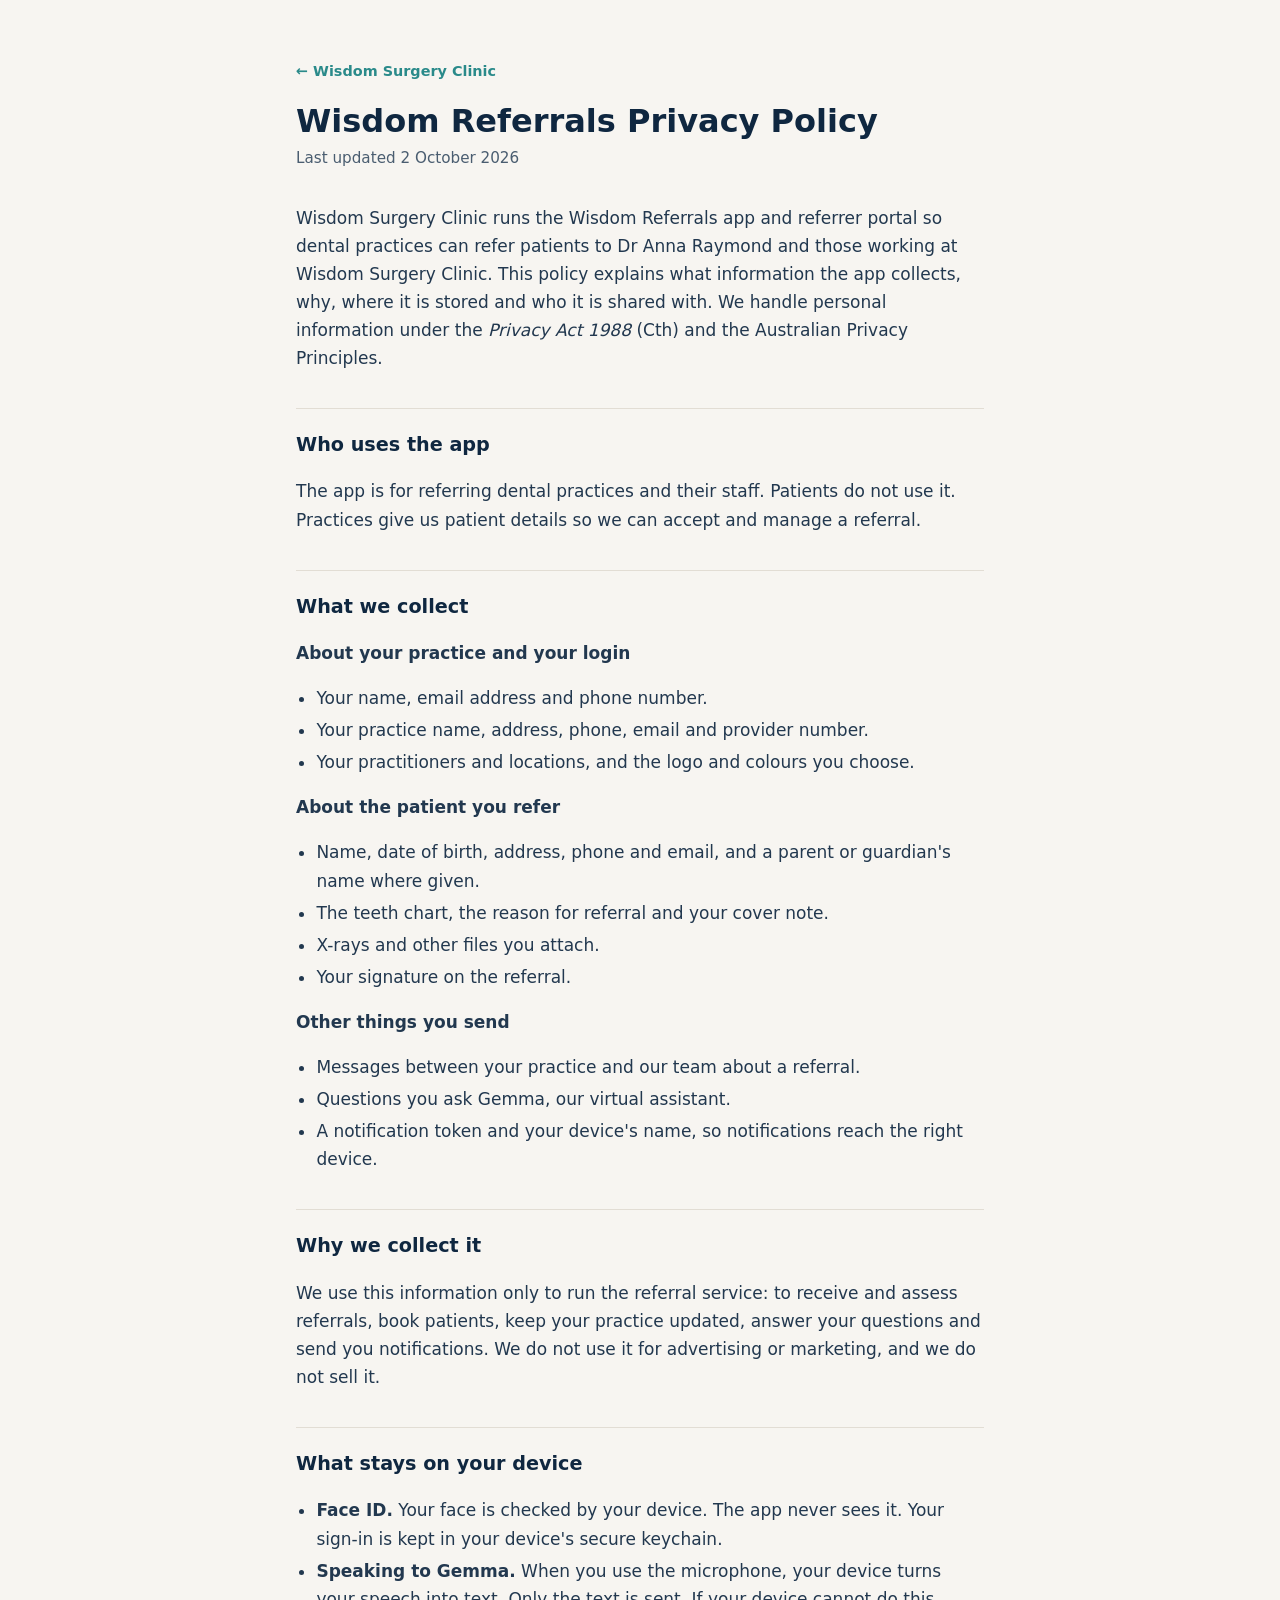
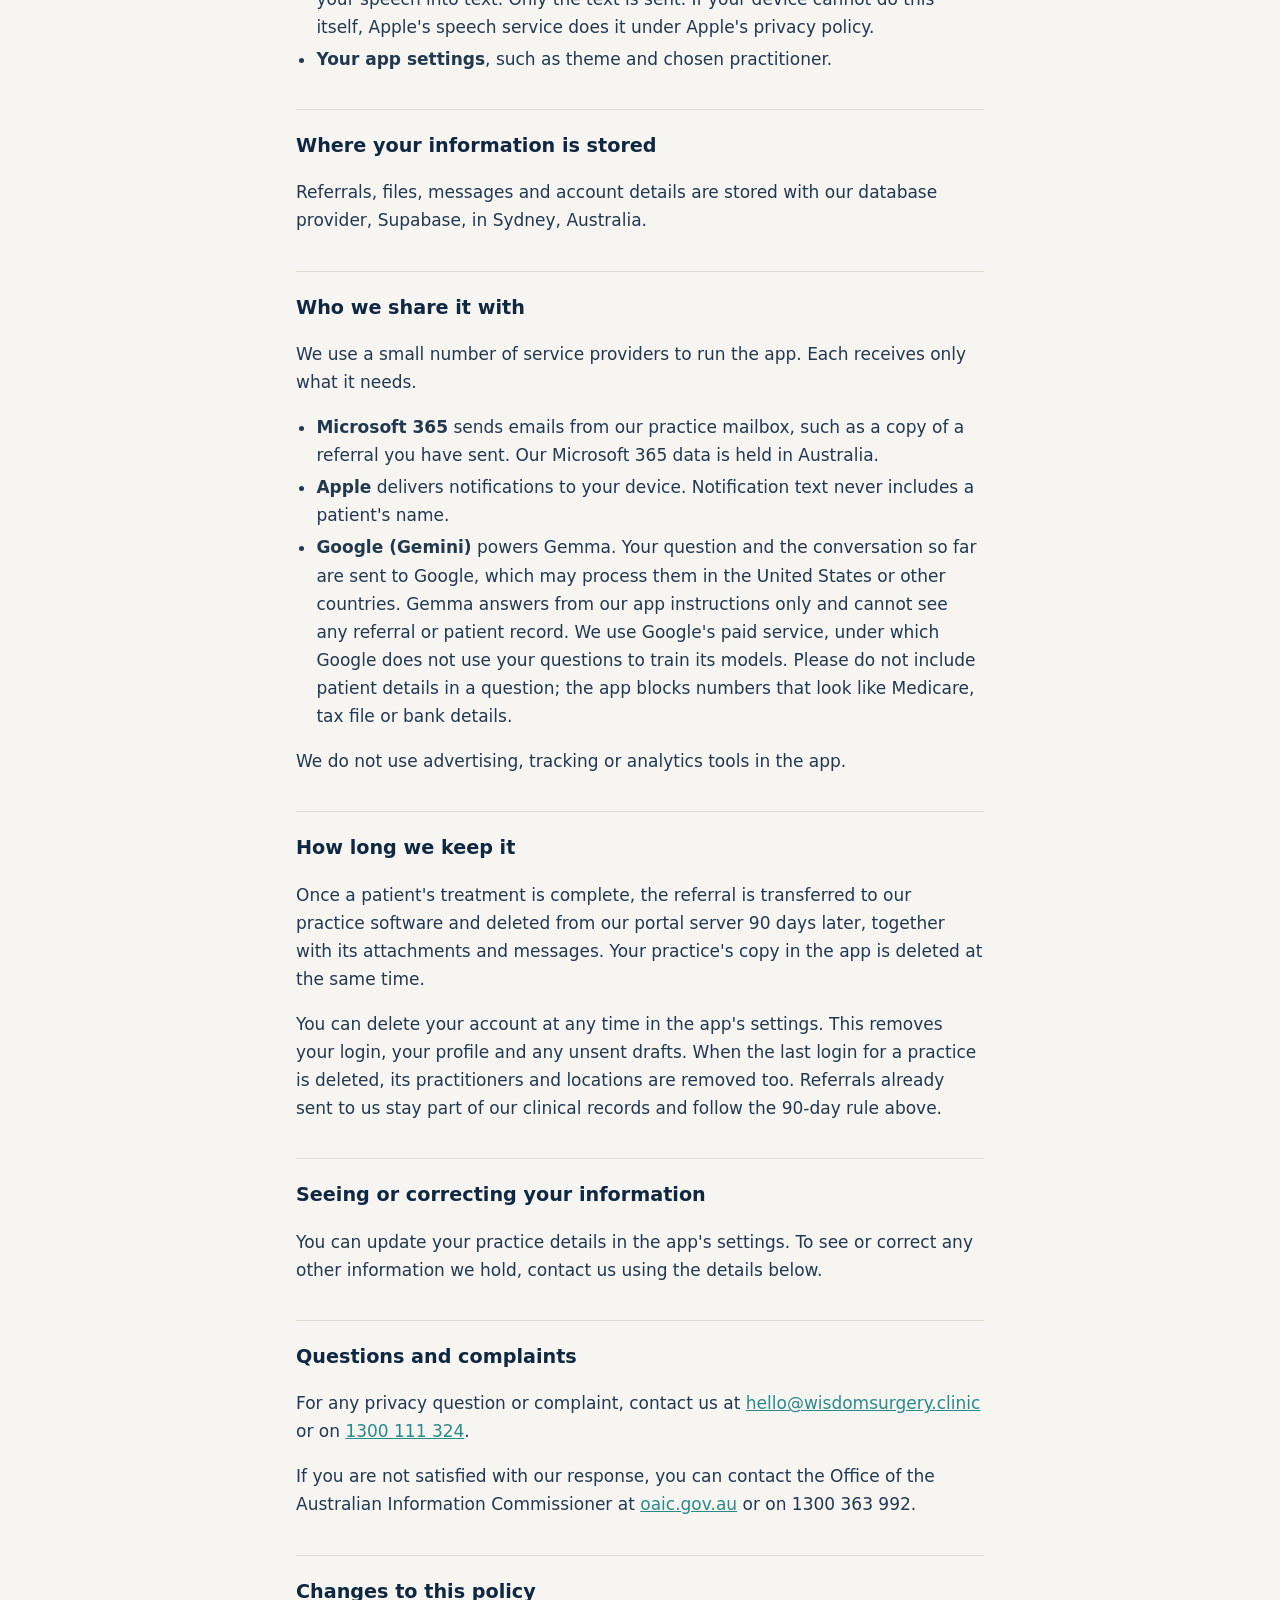
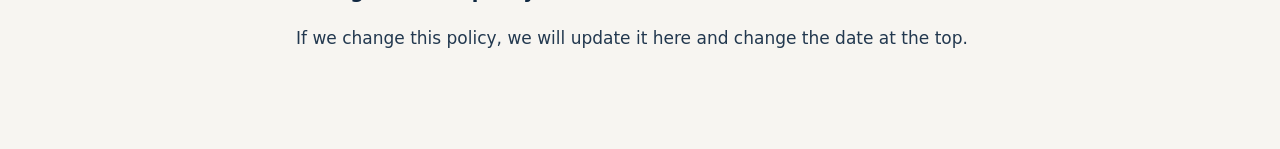
<file: referrals-privacy/index.html>
<!doctype html>
<html lang="en-AU">
<head>
<meta charset="utf-8">
<meta name="viewport" content="width=device-width, initial-scale=1">
<title>Wisdom Referrals Privacy Policy &mdash; Wisdom Surgery Clinic</title>
<meta name="description" content="How the Wisdom Referrals app and referrer portal handle practice and patient information.">
<link rel="canonical" href="https://wisdomsurgery.clinic/referrals-privacy/">
<style>
  :root { --navy:#0f2740; --teal:#2a8a8a; --paper:#f7f5f1; --muted:#4a5d70; --line:#e2ddd4; }
  * { box-sizing:border-box; }
  body {
    margin:0; background:var(--paper); color:var(--navy);
    font:17px/1.65 -apple-system, BlinkMacSystemFont, "Segoe UI", system-ui, sans-serif;
  }
  main { max-width:720px; margin:0 auto; padding:56px 16px 80px; }
  .back { font-size:.9rem; color:var(--teal); text-decoration:none; font-weight:600; }
  h1 { font-size:2rem; line-height:1.2; margin:18px 0 6px; }
  .updated { color:var(--muted); font-size:.95rem; margin:0 0 32px; }
  h2 { font-size:1.2rem; margin:36px 0 8px; padding-top:20px; border-top:1px solid var(--line); }
  p, li { color:#22384f; }
  ul { padding-left:1.2em; }
  li { margin:4px 0; }
  a { color:var(--teal); }
</style>
</head>
<body>
<main>
  <a class="back" href="https://wisdomsurgery.clinic/">&larr; Wisdom Surgery Clinic</a>
  <h1>Wisdom Referrals Privacy Policy</h1>
  <p class="updated">Last updated 2 October 2026</p>

  <p>Wisdom Surgery Clinic runs the Wisdom Referrals app and referrer portal so dental practices can refer patients to Dr Anna Raymond and those working at Wisdom Surgery Clinic. This policy explains what information the app collects, why, where it is stored and who it is shared with. We handle personal information under the <em>Privacy Act 1988</em> (Cth) and the Australian Privacy Principles.</p>

  <h2>Who uses the app</h2>
  <p>The app is for referring dental practices and their staff. Patients do not use it. Practices give us patient details so we can accept and manage a referral.</p>

  <h2>What we collect</h2>
  <p><strong>About your practice and your login</strong></p>
  <ul>
    <li>Your name, email address and phone number.</li>
    <li>Your practice name, address, phone, email and provider number.</li>
    <li>Your practitioners and locations, and the logo and colours you choose.</li>
  </ul>
  <p><strong>About the patient you refer</strong></p>
  <ul>
    <li>Name, date of birth, address, phone and email, and a parent or guardian's name where given.</li>
    <li>The teeth chart, the reason for referral and your cover note.</li>
    <li>X-rays and other files you attach.</li>
    <li>Your signature on the referral.</li>
  </ul>
  <p><strong>Other things you send</strong></p>
  <ul>
    <li>Messages between your practice and our team about a referral.</li>
    <li>Questions you ask Gemma, our virtual assistant.</li>
    <li>A notification token and your device's name, so notifications reach the right device.</li>
  </ul>

  <h2>Why we collect it</h2>
  <p>We use this information only to run the referral service: to receive and assess referrals, book patients, keep your practice updated, answer your questions and send you notifications. We do not use it for advertising or marketing, and we do not sell it.</p>

  <h2>What stays on your device</h2>
  <ul>
    <li><strong>Face ID.</strong> Your face is checked by your device. The app never sees it. Your sign-in is kept in your device's secure keychain.</li>
    <li><strong>Speaking to Gemma.</strong> When you use the microphone, your device turns your speech into text. Only the text is sent. If your device cannot do this itself, Apple's speech service does it under Apple's privacy policy.</li>
    <li><strong>Your app settings</strong>, such as theme and chosen practitioner.</li>
  </ul>

  <h2>Where your information is stored</h2>
  <p>Referrals, files, messages and account details are stored with our database provider, Supabase, in Sydney, Australia.</p>

  <h2>Who we share it with</h2>
  <p>We use a small number of service providers to run the app. Each receives only what it needs.</p>
  <ul>
    <li><strong>Microsoft 365</strong> sends emails from our practice mailbox, such as a copy of a referral you have sent. Our Microsoft 365 data is held in Australia.</li>
    <li><strong>Apple</strong> delivers notifications to your device. Notification text never includes a patient's name.</li>
    <li><strong>Google (Gemini)</strong> powers Gemma. Your question and the conversation so far are sent to Google, which may process them in the United States or other countries. Gemma answers from our app instructions only and cannot see any referral or patient record. We use Google's paid service, under which Google does not use your questions to train its models. Please do not include patient details in a question; the app blocks numbers that look like Medicare, tax file or bank details.</li>
  </ul>
  <p>We do not use advertising, tracking or analytics tools in the app.</p>

  <h2>How long we keep it</h2>
  <p>Once a patient's treatment is complete, the referral is transferred to our practice software and deleted from our portal server 90 days later, together with its attachments and messages. Your practice's copy in the app is deleted at the same time.</p>
  <p>You can delete your account at any time in the app's settings. This removes your login, your profile and any unsent drafts. When the last login for a practice is deleted, its practitioners and locations are removed too. Referrals already sent to us stay part of our clinical records and follow the 90-day rule above.</p>

  <h2>Seeing or correcting your information</h2>
  <p>You can update your practice details in the app's settings. To see or correct any other information we hold, contact us using the details below.</p>

  <h2>Questions and complaints</h2>
  <p>For any privacy question or complaint, contact us at <a href="mailto:hello@wisdomsurgery.clinic">hello@wisdomsurgery.clinic</a> or on <a href="tel:1300111324">1300 111 324</a>.</p>
  <p>If you are not satisfied with our response, you can contact the Office of the Australian Information Commissioner at <a href="https://www.oaic.gov.au">oaic.gov.au</a> or on 1300 363 992.</p>

  <h2>Changes to this policy</h2>
  <p>If we change this policy, we will update it here and change the date at the top.</p>
</main>
</body>
</html>
</file>
